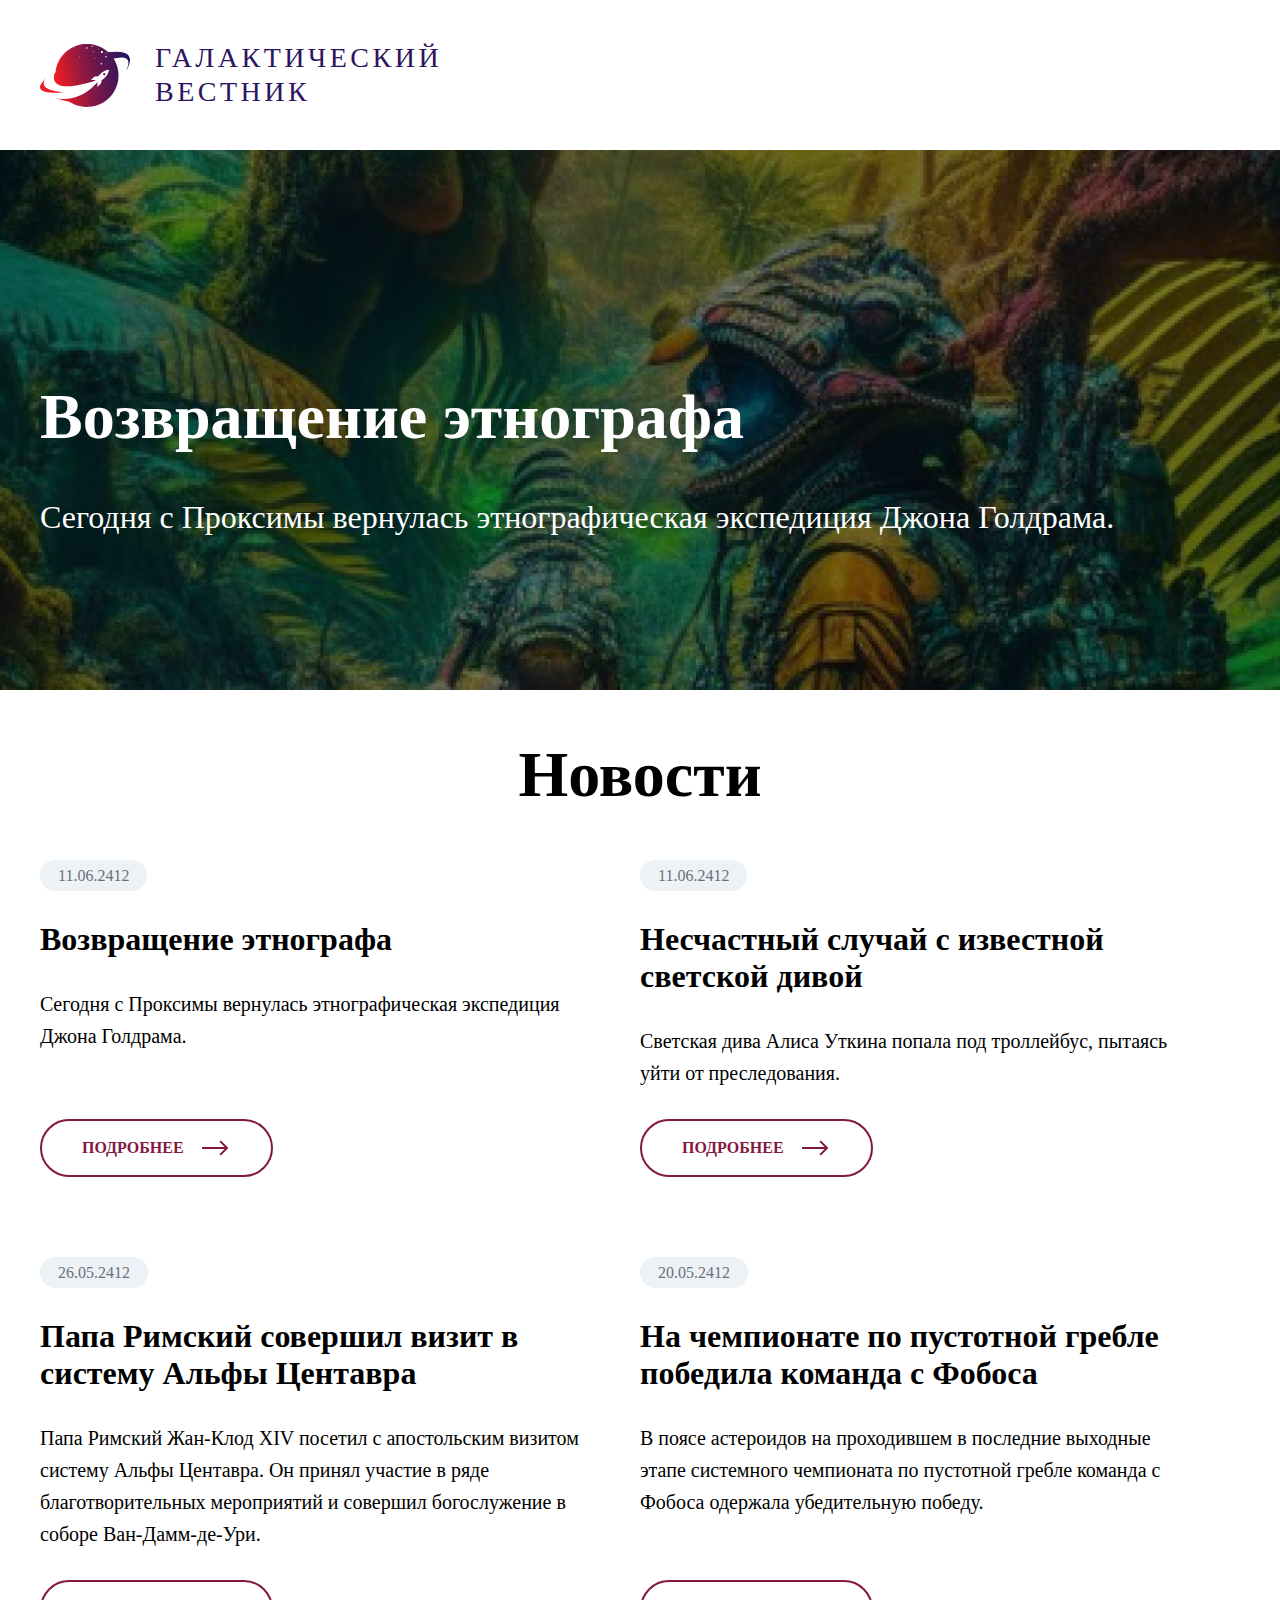
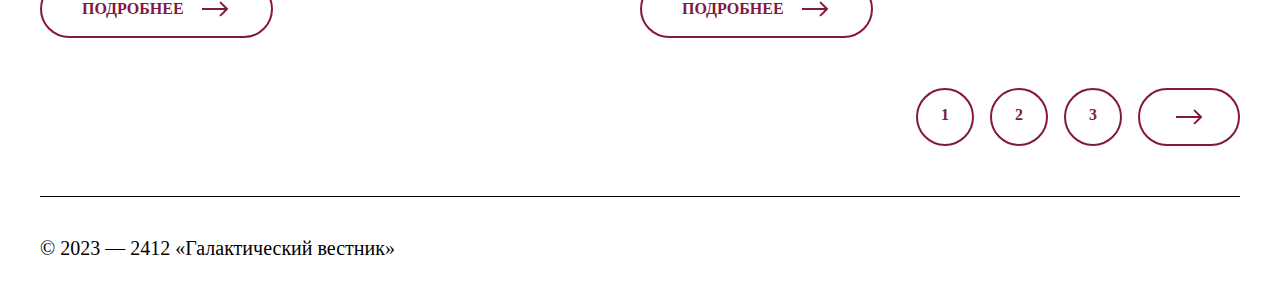
<file: index.html>
<!DOCTYPE html>
<html lang="en">
<head>
    <meta charset="UTF-8">
    <meta http-equiv="X-UA-Compatible" content="IE=edge">
    <meta name="viewport" content="width=device-width, initial-scale=1.0">
    <link rel="stylesheet" href="css/style.css">
    <link rel="stylesheet" href="css/min-style.css">
    <link rel="stylesheet" href="css/middle-style.css">
    <link rel="stylesheet" href="css/max-style.css">
    <title>Галактический вестник</title>
</head>
<body>
    <header>
        <div class="left-block main-container">
            <img src="img/logo.svg" alt="logo planet">
            <div class="title-logo">Галактический<br>вестник</div>
        </div>
    </header>
    <main>
        <div class="main-banner">
            <div class="banner-content-block main-container">
                <div class="title-banner-main">Возвращение этнографа</div>
                <div class="desc-banner-main">Сегодня с Проксимы вернулась этнографическая экспедиция Джона Голдрама.</div>
            </div>
        </div>
        <div class="main-container">
            <div class="news-title">Новости</div>
             <div class="news-block"> 
                <a href="detail-page.html" class="news-card">
                    <div class="time-news">11.06.2412</div>
                    <div class="title-news">Возвращение этнографа</div>
                    <div class="desc-news">Cегодня с Проксимы вернулась этнографическая экспедиция Джона Голдрама.</div>
                    <div class="button-news">Подробнее<div class="arrow-next"></div></div>
                </a>
                <a href="detail-page.html" class="news-card">
                    <div class="time-news">11.06.2412</div>
                    <div class="title-news">Несчастный случай с известной светской дивой</div>
                    <div class="desc-news">Светская дива Алиса Уткина попала под троллейбус, пытаясь уйти от преследования.</div>
                    <div class="button-news">Подробнее<div class="arrow-next"></div></div>
                </a>
                <a href="detail-page.html" class="news-card">
                    <div class="time-news">26.05.2412</div>
                    <div class="title-news">Папа Римский совершил визит в систему Альфы Центавра</div>
                    <div class="desc-news">Папа Римский Жан-Клод XIV посетил с апостольским визитом систему Альфы Центавра. Он принял участие в ряде благотворительных мероприятий и совершил богослужение в соборе Ван-Дамм-де-Ури.</div>
                    <div class="button-news">Подробнее<div class="arrow-next"></div></div>
                </a>
                <a href="detail-page.html" class="news-card">
                    <div class="time-news">20.05.2412</div>
                    <div class="title-news">На чемпионате по пустотной гребле победила команда с Фобоса</div>
                    <div class="desc-news">В поясе астероидов на проходившем в последние выходные этапе системного чемпионата по пустотной гребле команда с Фобоса одержала убедительную победу.</div>
                    <div class="button-news">Подробнее<div class="arrow-next"></div></div>
                </a>
            </div>
            <div class="pagination-block">
                <a class="number-page">1</a>
                <a class="number-page">2</a>
                <a class="number-page">3</a>
                <a class="number-page">
                    <div class="arrow-next"></div>
                </a>
            </div>
        </div>
    </main>
   <footer class="main-container">
        <div class="line"></div>
        <div class="copywriting">© 2023 — 2412 «Галактический вестник»</div>
    </footer> 
</body>
</html>
</file>
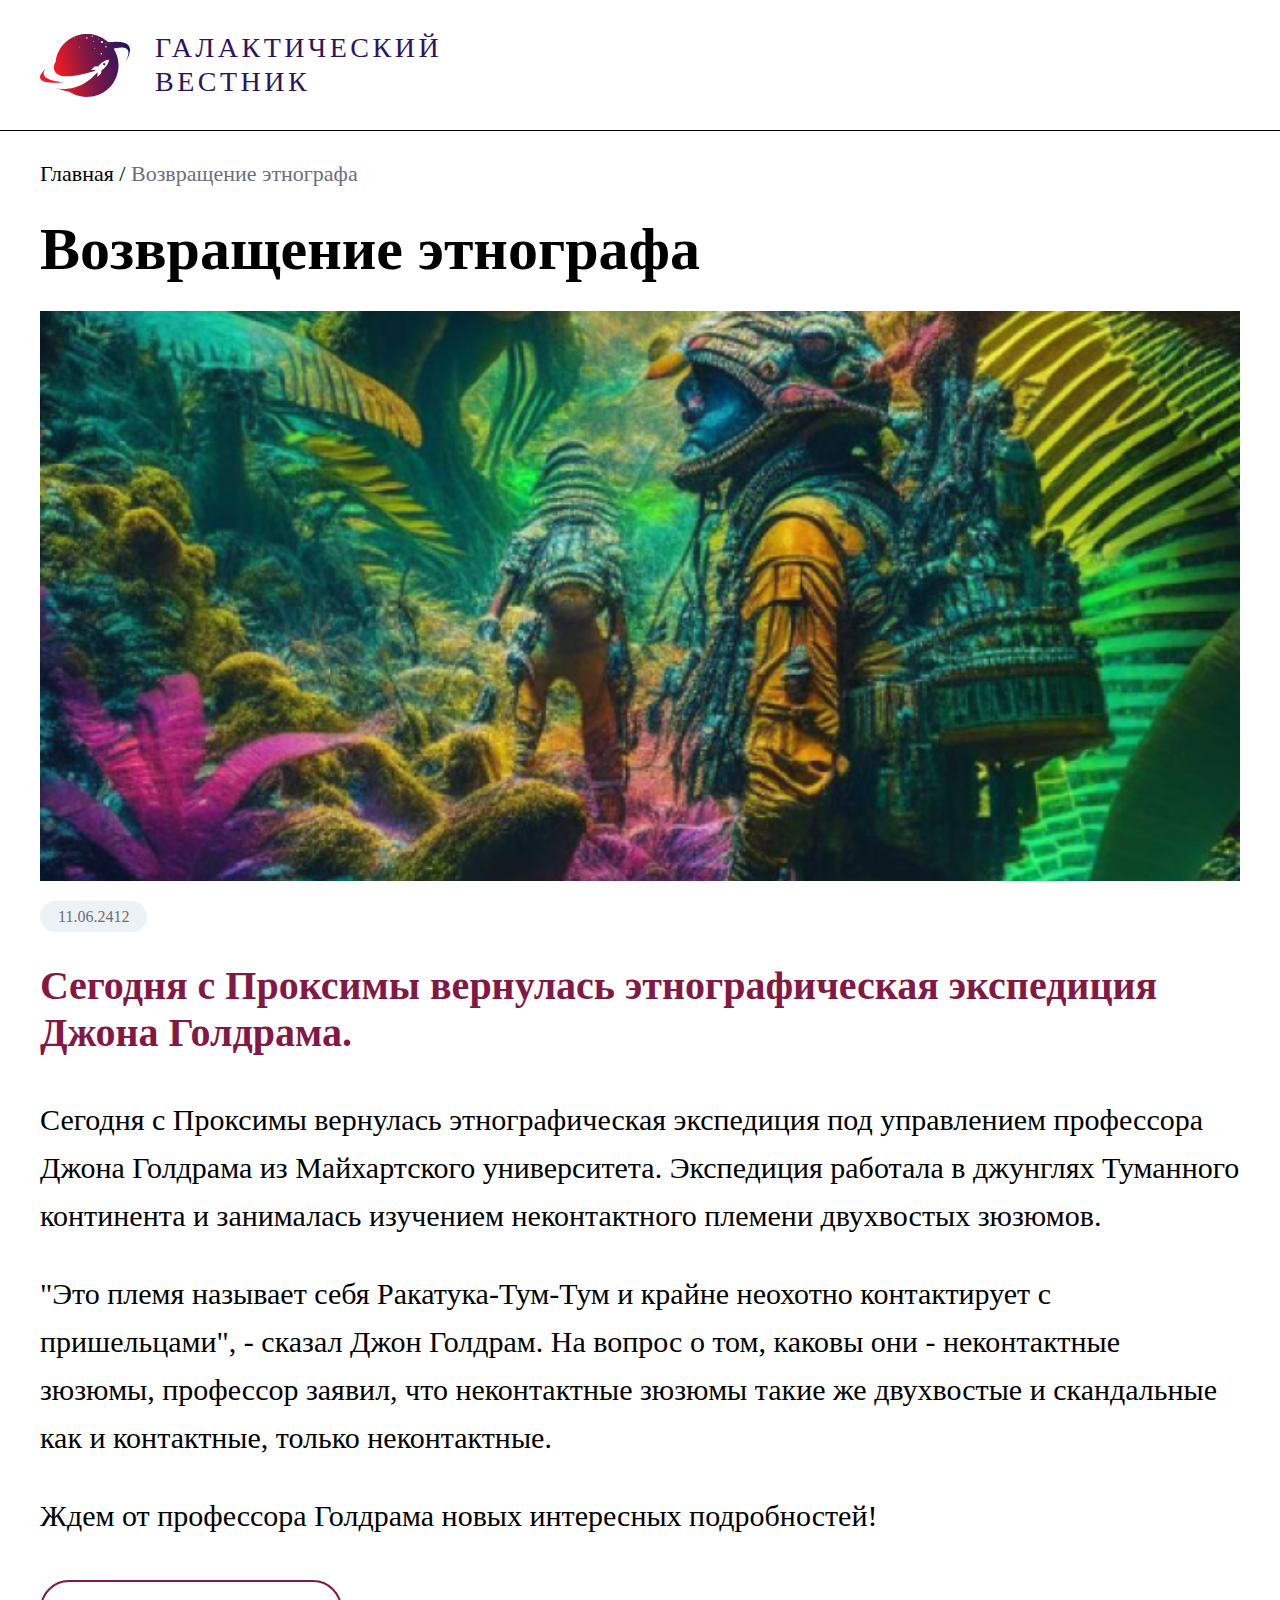
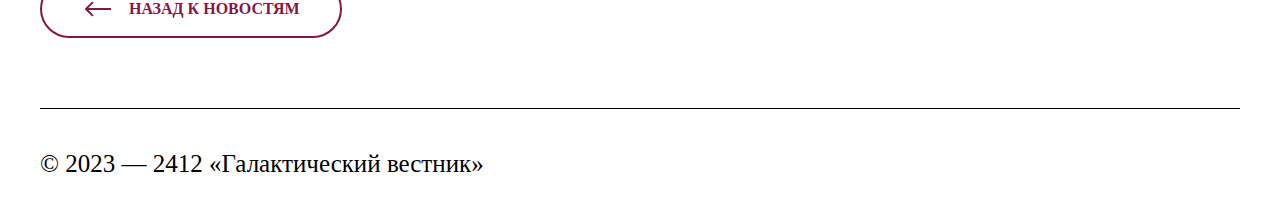
<file: detail-page.html>
<!DOCTYPE html>
<html lang="en">
<head>
    <meta charset="UTF-8">
    <meta http-equiv="X-UA-Compatible" content="IE=edge">
    <meta name="viewport" content="width=device-width, initial-scale=1.0">
    <link rel="stylesheet" href="css/style.css">
    <link rel="stylesheet" href="css/detail-page-style.css">
    <link rel="stylesheet" href="css/min-detail-page-style.css">
    <link rel="stylesheet" href="css/middle-detail-page-style.css">
    <link rel="stylesheet" href="css/max-detail-page-style.css">
    <title>Новость "Возвращение этнографа"</title>
</head>
<body>
    <header>
        <a href="index.html" class="left-block main-container">
            <img src="img/logo.svg" alt="logo planet">
            <div class="title-logo">Галактический<br>вестник</div>
        </a>
    </header>
    <div class="line"></div>
    <main class="main-container">
        <div class="breadcrumbs"><a href="index.html">Главная /</a> Возвращение этнографа</div>
        <div class="title-page">Возвращение этнографа</div>
        <div class="detail-news-card">
            <div class="left-block-detail-news">
                <div class="time-news">11.06.2412</div>
                <div class="detail-news-title">Cегодня с Проксимы вернулась этнографическая экспедиция Джона Голдрама.</div>
                <div class="detail-news-desc">
                    <p>Сегодня с Проксимы вернулась этнографическая экспедиция под управлением профессора Джона Голдрама из Майхартского университета. Экспедиция работала в джунглях Туманного континента и занималась изучением неконтактного племени двухвостых зюзюмов.</p>
                    <p>"Это племя называет себя Ракатука-Тум-Тум и крайне неохотно контактирует с пришельцами", - сказал Джон Голдрам. На вопрос о том, каковы они - неконтактные зюзюмы, профессор заявил, что неконтактные зюзюмы такие же двухвостые и скандальные как и контактные, только неконтактные.</p>
                    <p>Ждем от профессора Голдрама новых интересных подробностей!</p>
                </div>
                <a href="index.html" class="button-news"><div class="arrow-prew"></div>назад к новостям</a>
            </div>
            <div class="right-block-detail-news">
                <img src="img/image-detail.png" alt="">
            </div>
        </div>
    </main>
    <footer class="main-container">
        <div class="line"></div>
        <div class="copywriting">© 2023 — 2412 «Галактический вестник»</div>
    </footer>
</body>
</html>
</file>
<file: css/style.css>
html{
    box-sizing: border-box;
    background: #fff;
    margin: 0 auto;
}

*, *::before, *::after{
    box-sizing: inherit;
}

body{
    background: #fff;
    margin: 0 auto;
    font-family: "Open Sans";
    color: #FFF;
    font-style: normal;
    line-height: 120%;
}

header {
    display: flex;
    flex-direction: row;
    justify-content: space-between;
    padding: 40px 0;
    align-items: center;
}

.navigation-list {
    display: flex;
    column-gap: 20px;
}

ul,
li {
    margin: 0;
    padding: 0;
}

.main-container {
    margin: 0 auto;
    width: 1520px;
}

.left-block img {
    display: block;
    width: 90px;
    height: 70px;
    object-fit: contain;
}

.left-block {
    display: flex;
    flex-direction: row;
    align-items: center;
    column-gap: 25px;
    text-decoration: none;
}

.title-logo {
    color: #2C145E;
    font-size: 28px;
    font-family: "Segoe UI";
    font-style: normal;
    font-weight: 400;
    line-height: 120%;
    letter-spacing: 3.5px; 
    text-transform: uppercase;
}

  

.main-banner {
    background: #D9D9D9;
    background: linear-gradient(0deg, rgba(0, 0, 0, 0.30) 0%, rgba(0, 0, 0, 0.30) 100%), url(../img/image-main-banner.jpg), lightgray 0px 11.632px / 100% 99.86% no-repeat;
    background-repeat: no-repeat;
    background-position: center;
    background-size: cover;
    height: 70vh;
    
}

.title-banner-main {
    font-size: 64px;
    font-weight: 600;
    line-height: 140%;
}

.desc-banner-main {
    font-size: 32px;
    font-weight: 400;
    line-height: 160%;
    margin-top: 30px;
}

.banner-content-block {
    transform: translateY(130%);
}

.news-title {
    color: #000;
    font-size: 64px;
    font-weight: 600;
    line-height: 140%;
    margin: 50px 0;
}

.news-block {
    display: flex;
    flex-wrap: wrap;
    flex-direction: row;
    row-gap: 80px;
    column-gap: 40px;
}

.news-card {
    width: calc(50% - 40px);
    text-decoration: none;
    color: #000;
    display: flex;
    flex-direction: column;
}

.time-news {
    padding: 6px 18px;
    border-radius: 20px;
    background-color: #ECF2F5;
    color: #6C6E7B;
    width: max-content;
    margin-bottom: 30px;
}

.title-news {
    font-size: 32px;
    font-weight: 600;
    line-height: normal;
    margin-bottom: 30px;
    transition: all 0.4s;
}

.desc-news {
    font-size: 20px;
    font-style: normal;
    font-weight: 400;
    line-height: 160%;
    margin-bottom: 30px;
}

.button-news {
    margin-top: auto;
    color: #841844;
    border: 2px solid #841844;
    font-size: 16px;
    font-style: normal;
    font-weight: 600;
    line-height: normal;
    text-transform: uppercase;
    padding: 16px 40px;
    background-color: #fff;
    border-radius: 50px;
    width: max-content;
    transition: all 0.4s;
    display: flex;
    column-gap: 15px;
    align-items: center;
    text-decoration: none;
}

.button-news:hover {
    color: #fff;
    background-color: #841844;
}

.news-card:hover .title-news{
    color: #841844;
}

.news-card:hover .button-news{
    color: #fff;
    background-color: #841844;
}

.news-card:hover .button-news .arrow-next {
    background-image: url(../img/Arrow-white.svg);
}

.pagination-block {
    margin: 80px 0 80px auto;
    display: flex;
    width: max-content;
    column-gap: 16px;
}

.number-page {
    color: #841844;
    background-color: #FFF;
    border: 2px solid #841844;
    font-size: 16px;
    font-style: normal;
    font-weight: 600;
    line-height: normal;
    text-transform: uppercase;
    padding: 16px 23px;
    border-radius: 50px;
    transition: all 0.4s;
    cursor: pointer;
}

.number-page:hover {
    color: #fff;
    background-color: #841844;
}

.arrow-next,
.arrow-prew {
    background-image: url(../img/Arrow-red.svg);
    background-repeat: no-repeat;
    background-position: 50% 50%;
    width: 32px;
    height: 22px;
    transition: all 0.4s;
    left: 5px;
}

.arrow-prew {
    transform: rotate(180deg);
}

.number-page .arrow-next {
    margin: 0 10px;
}

.number-page:hover .arrow-next {
    background-image: url(../img/Arrow-white.svg);
}

.button-news:hover .arrow-prew {
    background-image: url(../img/Arrow-white.svg);
}


.line {
    height: 1px;
    width: 100%;
    background-color: #000;
}

.copywriting {
    display: block;
    width: max-content;
    margin: 65px auto 75px 0;
    color: #000;
    font-size: 20px;
    font-style: normal;
    font-weight: 400;
    line-height: 160%;
}
</file>
<file: css/min-style.css>
@media(max-width: 768px) {
    .main-container {
        width: calc(100% - 40px);
        margin: 0 20px;
    }

    header {
        padding: 20px 0;
        flex-direction: column;
    }

    .title-logo {
        font-size: 20px;
    }

    .left-block img {
        width: 60px;
        height: 70px;
    }

    .main-banner {
        height: 50vh;
    }
 
    .banner-content-block {
        transform: translateY(120%);
    }

    .title-banner-main {
        font-size: 27px;
        font-weight: 600;
        line-height: 140%;
    }

    .desc-banner-main {
        font-size: 18px;
        font-weight: 400;
        line-height: 130%;
        margin-top: 20px;
    }

    .news-block {
        row-gap: 40px;
    }

    .time-news {
        margin-bottom: 20px;
        padding: 2px 5px;
    }

    .news-title {
        color: #000;
        font-size: 35px;
        font-weight: 600;
        line-height: 14%;
        margin: 33px 0;
        text-align: center;
    }

    .news-card {
        width: 100%;
    }

    .title-news {
        font-size: 26px;
        margin-bottom: 15px;
    }

    .desc-news {
        font-size: 16px;
        margin-bottom: 20px;
    }

    .button-news {
        font-size: 13px;
        padding: 15px 10px;
    }

    .arrow-next {
        width: 27px;
        height: 10px;
    }

    .pagination-block {
        margin: 30px 0 30px auto;
        width: 100%;
    }

    .copywriting {
        margin: 25px auto 25px 0;
        font-size: 16px;
    }
}
</file>
<file: css/middle-style.css>
@media (min-width: 769px) and (max-width: 1200px) {
    .main-container {
        width: calc(100% - 100px);
        margin: 0 50px;
        }

        header {
            flex-direction: column;
        }

        .main-banner {
            height: 50vh;
        } 
        .title-banner-main {
            font-size: 60px;
            line-height: 90%;
        }

        .news-title {
            margin: 30px 0;
            text-align: center;
        }
        .news-card {
            width: calc(90% - 30px);
        }
}
</file>
<file: css/max-style.css>
@media (min-width: 1201px) and (max-width: 1600px) {

  .main-container {
    width: calc(100% - 80px);
    margin: 0 40px;

  }
  .main-banner {
    height: 60vh;
  }
  .news-title {
    margin: 40px 0;
    text-align: center;
  }
  .pagination-block {
    margin: 50px 0 50px auto;
  }
  .copywriting {
    margin: 35px auto 35px 0;
  }
}
</file>
<file: css/detail-page-style.css>
.breadcrumbs {
    color: #6C6E7B;
    font-size: 16px;
    font-style: normal;
    font-weight: 400;
    line-height: normal;
    width: max-content;
    margin: 70px auto 20px 0;
}

.breadcrumbs a {
    text-decoration: none;
    color: #000;
}

.title-page {
    color: #000;
    font-size: 64px;
    font-style: normal;
    font-weight: 600;
    line-height: 140%;
    margin-bottom: 60px;
}

.detail-news-card {
    display: flex;
    justify-content: space-between;
    margin-bottom: 130px;
    align-items: center;
}

.detail-news-title {
    color:#841844;
    font-size: 32px;
    font-style: normal;
    font-weight: 600;
    line-height: normal;
    margin-bottom: 40px;
}

.detail-news-desc {
    color:#000;
    font-size: 20px;
    font-style: normal;
    font-weight: 400;
    line-height: 160%;
    margin-bottom: 40px;
}

.left-block-detail-news {
    width: 40%;
}

.right-block-detail-news {
    width: 50%;
    height: 570px;
}

.right-block-detail-news img {
    display: block;
    width: 100%;
    height: 100%;
    object-fit: cover;
}
</file>
<file: css/min-detail-page-style.css>
@media(max-width: 768px){
    .main-container {
        width: calc(100% - 40px);
        margin: 0 20px;
    }

    header {
        padding: 20px 0;
    }

    .title-logo {
        font-size: 20px;
    }

    .breadcrumbs {
        margin: 30px auto 20px 0;
    }

    .left-block img {
        width: 60px;
        height: 70px;
    }

    .copywriting {
        margin: 25px auto 25px 0;
        font-size: 16px;
    }

    .detail-news-card {
        flex-direction: column-reverse;
        margin-bottom: 80px;
    }

    .title-page{
        line-height: 110%;
         font-size: 45px;
        margin-bottom: 20px;
        }

    
    .right-block-detail-news img {
        width: 100%;
        height: 80%;
    }

    .right-block-detail-news {
        width: 100%;
        height: 370px;
    }

    .time-news {
        padding: 4px 12px;
        margin-bottom: 20px;
    }

    .left-block-detail-news {
        width: auto;
    }

    .detail-news-title {
        margin-bottom: 20px;
    }

}
</file>
<file: css/middle-detail-page-style.css>
@media (min-width: 769px) and (max-width: 1200px) {
    .main-container {
        width: calc(100% - 100px);
        margin: 0 50px;
        }

    header  {
        padding: 30px 0;
    }
     .breadcrumbs {
        margin: 30px auto 20px 0;
     }
    .title-page {
        font-size: 50px;
        margin-bottom: 20px;
     }

     


     .detail-news-card {
        flex-direction: column-reverse;
        margin-bottom: 70px;
     }

     .right-block-detail-news {
        width: 110%;
        height: 370px;
    }
    .time-news {
        margin-top: 20px;
    }
    .left-block-detail-news {
        width: auto;
    }
    .copywriting {
        margin: 35px auto 35px 0;
    }
}
</file>
<file: css/max-detail-page-style.css>
@media (min-width: 1201px) and (max-width: 1600px) {

    .main-container {
      width: calc(100% - 80px);
      margin: 0 40px;
  
    }

    header  {
        padding: 30px 0;
    }
     .breadcrumbs {
        font-size: 22px;
        margin: 30px auto 20px 0;
     }

     .detail-news-card {
        flex-direction: column-reverse;
        margin-bottom: 70px;
     }

     .detail-news-title {
        font-size: 40px;
     }

    .title-page {
        font-size: 60px;
        margin-bottom: 20px;
     }

     .left-block-detail-news {
        width: auto;
    }
    
    .time-news {
      margin-top: 20px;
    }
    .right-block-detail-news {
        width: 100%;
        
    }

    .detail-news-desc {
        font-size: 30px;
    }
     .copywriting {
        margin: 35px auto 35px 0;
        font-size: 25px;
     }

}
</file>
